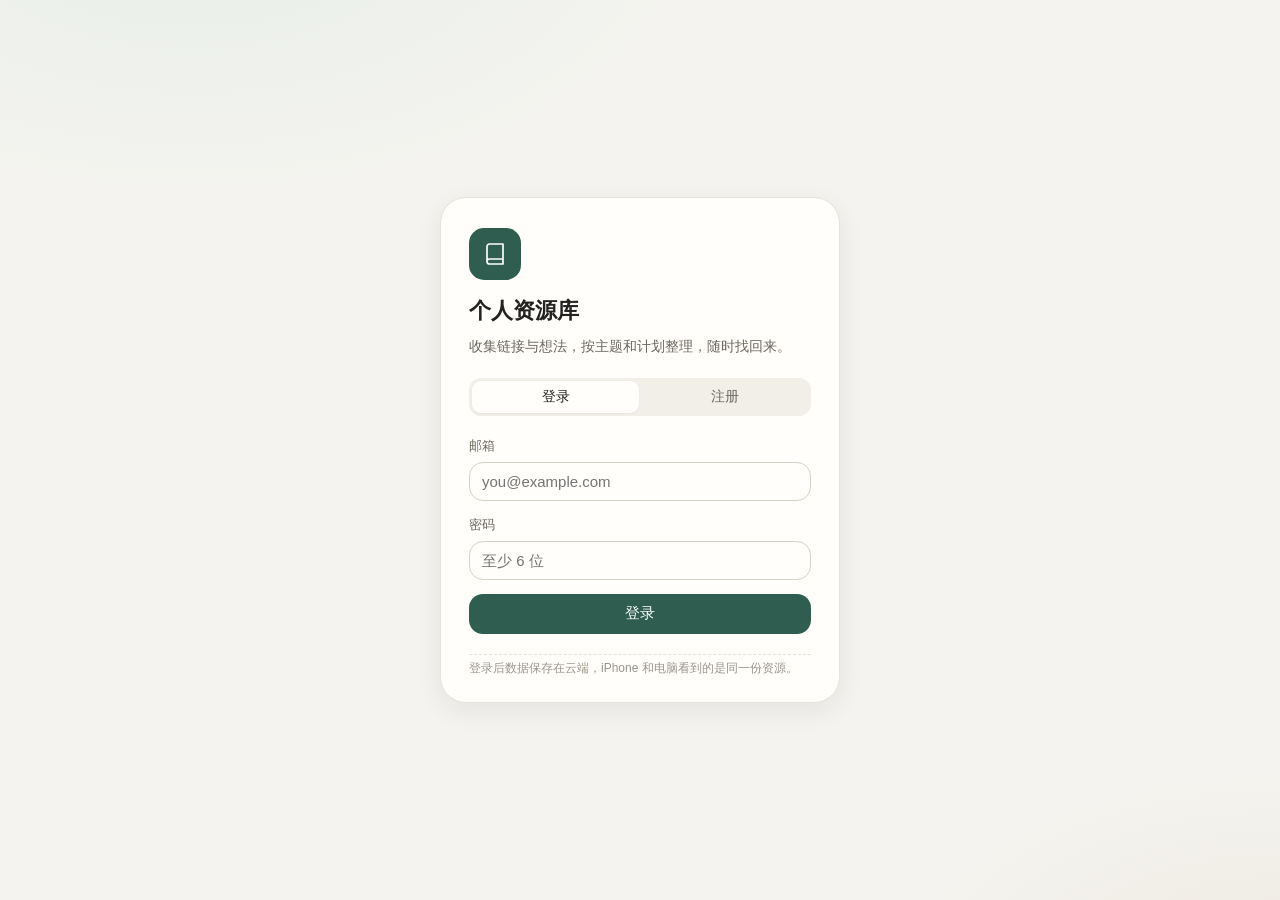
<file: index.html>
<!doctype html>
<html lang="zh-CN">
  <head>
    <meta charset="UTF-8" />
    <meta name="viewport" content="width=device-width, initial-scale=1.0, viewport-fit=cover" />
    <meta name="theme-color" content="#f5f4f0" />
    <title>个人资源库</title>
    <script type="module" crossorigin src="/assets/index-vQxkRH7W.js"></script>
    <link rel="stylesheet" crossorigin href="/assets/index-vFNryQ12.css">
  </head>
  <body>
    <div id="root"></div>
  </body>
</html>
</file>
<file: assets/index-vFNryQ12.css>
:root{--page-bg: #f4f3ef;--surface: #fffefb;--surface-2: #f1efe8;--surface-3: #e9e6dd;--text: #232220;--text-2: #6b675e;--text-3: #9a958b;--border: #e6e3da;--border-strong: #d6d2c6;--accent: #2f5d4f;--accent-hover: #274e42;--accent-soft: #e6efea;--on-accent: #fbfdfb;--danger: #aa443a;--danger-soft: #f7eae7;--radius-sm: 10px;--radius: 14px;--radius-lg: 18px;--radius-xl: 24px;--shadow-sm: 0 1px 2px rgba(35, 34, 32, .05);--shadow: 0 8px 26px rgba(35, 34, 32, .07);--shadow-lg: 0 22px 60px rgba(35, 34, 32, .2);--font: -apple-system, BlinkMacSystemFont, "SF Pro SC", "PingFang SC", "Hiragino Sans GB", "Segoe UI", "Microsoft YaHei", sans-serif;--nav-h: 58px}*{box-sizing:border-box}html,body{margin:0;padding:0}body{background:var(--page-bg);color:var(--text);font-family:var(--font);font-size:15px;line-height:1.55;-webkit-font-smoothing:antialiased;-webkit-tap-highlight-color:transparent}h1,h2,h3,p{margin:0}button{font-family:inherit;font-size:inherit;color:inherit;cursor:pointer}input,textarea,select{font-family:inherit;font-size:15px;color:var(--text)}a{color:inherit;text-decoration:none}code{font-family:SF Mono,ui-monospace,Menlo,Consolas,monospace;font-size:12.5px;background:var(--surface-2);padding:1px 5px;border-radius:5px;word-break:break-all}.btn{display:inline-flex;align-items:center;justify-content:center;gap:7px;min-height:40px;padding:0 16px;border-radius:var(--radius);border:1px solid transparent;background:transparent;font-weight:500;transition:background .15s ease,border-color .15s ease,transform .1s ease;white-space:nowrap}.btn:active{transform:scale(.98)}.btn:disabled{opacity:.5;cursor:not-allowed}.btn-primary{background:var(--accent);color:var(--on-accent)}.btn-primary:hover:not(:disabled){background:var(--accent-hover)}.btn-soft{background:var(--surface-2);border-color:var(--border);color:var(--text)}.btn-soft:hover{background:var(--surface-3)}.btn-quiet{background:transparent;border-color:var(--border-strong);color:var(--text-2)}.btn-quiet:hover{background:var(--surface-2)}.btn-block{width:100%}.text-btn{display:inline-flex;align-items:center;gap:5px;padding:6px 8px;border:none;background:none;color:var(--text-2);border-radius:8px;font-size:13px}.text-btn:hover{background:var(--surface-2);color:var(--text)}.text-btn.danger:hover{background:var(--danger-soft);color:var(--danger)}.icon-btn{display:inline-flex;align-items:center;justify-content:center;width:34px;height:34px;border:none;background:none;border-radius:9px;color:var(--text-3)}.icon-btn:hover{background:var(--surface-2);color:var(--text)}.icon-btn.danger:hover{background:var(--danger-soft);color:var(--danger)}.field{display:flex;flex-direction:column;gap:6px}.field>span{font-size:13px;color:var(--text-2);font-weight:500}.field input,.field textarea,.field select{width:100%;padding:10px 12px;border:1px solid var(--border-strong);border-radius:var(--radius);background:var(--surface);outline:none;transition:border-color .15s ease,box-shadow .15s ease}.field textarea{resize:vertical;min-height:84px;line-height:1.6}.field input:focus,.field textarea:focus,.field select:focus{border-color:var(--accent);box-shadow:0 0 0 3px var(--accent-soft)}.segmented{display:inline-flex;gap:2px;padding:3px;background:var(--surface-2);border-radius:12px}.segmented button{display:inline-flex;align-items:center;gap:6px;border:none;background:transparent;padding:7px 16px;border-radius:9px;font-size:14px;color:var(--text-2)}.segmented button.is-active{background:var(--surface);color:var(--text);box-shadow:var(--shadow-sm)}.check-row{display:flex;align-items:center;gap:9px;font-size:13.5px;color:var(--text-2);cursor:pointer}.check-row input{width:17px;height:17px;accent-color:var(--accent)}.hint{font-size:12.5px;color:var(--text-3);margin-top:4px}.form-error{font-size:13px;color:var(--danger);background:var(--danger-soft);padding:8px 12px;border-radius:var(--radius-sm)}.form-info{font-size:13px;color:var(--accent);background:var(--accent-soft);padding:8px 12px;border-radius:var(--radius-sm)}.muted{color:var(--text-2);font-size:13.5px}.app{display:flex;min-height:100vh}.sidebar{position:sticky;top:0;align-self:flex-start;display:flex;flex-direction:column;gap:18px;width:252px;height:100vh;padding:26px 18px 20px;border-right:1px solid var(--border);background:var(--surface)}.brand{display:flex;align-items:center;gap:11px;padding:0 4px}.brand-mark{display:grid;place-items:center;width:38px;height:38px;flex:none;border-radius:11px;background:var(--accent);color:var(--on-accent)}.brand-mark.large{width:52px;height:52px;border-radius:15px}.brand-text{display:flex;flex-direction:column;line-height:1.3}.brand-text strong{font-size:15.5px;letter-spacing:.01em}.brand-text span{font-size:11.5px;color:var(--text-3)}.sidebar-add{width:100%}.nav{display:flex;flex-direction:column;gap:3px}.nav-item{display:flex;align-items:center;gap:11px;padding:10px 12px;border-radius:var(--radius);color:var(--text-2);font-size:14.5px;transition:background .15s ease,color .15s ease}.nav-item:hover{background:var(--surface-2);color:var(--text)}.nav-item.is-active{background:var(--accent-soft);color:var(--accent);font-weight:500}.nav-badge{margin-left:auto;min-width:21px;padding:0 6px;height:20px;display:grid;place-items:center;border-radius:99px;background:var(--accent);color:var(--on-accent);font-size:11.5px;font-weight:600}.sidebar-foot{margin-top:auto;display:flex;flex-direction:column;gap:10px;padding-top:14px;border-top:1px solid var(--border)}.user-pill{display:flex;align-items:center;gap:10px;padding:8px 6px;min-width:0}.avatar{display:grid;place-items:center;width:32px;height:32px;flex:none;border-radius:50%;background:var(--surface-3);color:var(--text-2);font-size:13px;font-weight:600}.user-pill-text{display:flex;flex-direction:column;min-width:0;line-height:1.35}.user-pill-text b{font-size:12.5px;font-weight:500;overflow:hidden;text-overflow:ellipsis;white-space:nowrap}.user-pill-text span{font-size:11px;color:var(--text-3)}.demo-note{display:flex;gap:9px;padding:10px 12px;border-radius:var(--radius);background:var(--surface-2);color:var(--text-2)}.demo-note div{display:flex;flex-direction:column;line-height:1.35}.demo-note b{font-size:12.5px}.demo-note span{font-size:11px;color:var(--text-3)}.main{flex:1;min-width:0;display:flex;flex-direction:column}.content{width:100%;max-width:1080px;margin:0 auto;padding:34px 36px 64px}.mobile-head,.tabbar,.fab{display:none}.demo-banner{max-width:1080px;margin:16px auto 0;padding:9px 14px;border-radius:var(--radius);background:var(--accent-soft);color:var(--accent);font-size:12.5px;width:calc(100% - 72px)}.toast{position:fixed;left:50%;bottom:32px;transform:translate(-50%);z-index:90;max-width:calc(100vw - 40px);padding:10px 18px;border-radius:99px;background:#232220eb;color:#fdfcf8;font-size:13.5px;box-shadow:var(--shadow);animation:toast-in .18s ease}@keyframes toast-in{0%{opacity:0;transform:translate(-50%,6px)}to{opacity:1;transform:translate(-50%)}}.boot{min-height:100vh;display:grid;place-items:center;color:var(--text-3);font-size:14px}.page{display:flex;flex-direction:column;gap:20px}.page-head{display:flex;align-items:flex-start;justify-content:space-between;gap:16px}.page-head h1{font-size:24px;font-weight:600;letter-spacing:.01em}.page-head p{margin-top:4px;font-size:13.5px;color:var(--text-2)}.count-pill{flex:none;padding:5px 12px;border-radius:99px;background:var(--surface-2);border:1px solid var(--border);color:var(--text-2);font-size:12.5px;white-space:nowrap}.grid{display:grid;grid-template-columns:repeat(auto-fill,minmax(320px,1fr));gap:14px}.card{display:flex;flex-direction:column;gap:10px;padding:16px;border:1px solid var(--border);border-radius:var(--radius-lg);background:var(--surface);box-shadow:var(--shadow-sm);transition:box-shadow .18s ease,transform .18s ease,border-color .18s ease}.card:hover{box-shadow:var(--shadow);transform:translateY(-1px);border-color:var(--border-strong)}.card.is-archived{background:linear-gradient(0deg,var(--surface),var(--surface))}.card-top{display:flex;align-items:center;gap:8px;min-width:0}.badge{display:inline-flex;align-items:center;gap:4px;padding:2px 8px;border-radius:7px;font-size:11.5px;font-weight:500}.badge-link{background:var(--accent-soft);color:var(--accent)}.badge-text{background:#f3ece0;color:#7a6034}.card-domain{font-size:12px;color:var(--text-3);overflow:hidden;text-overflow:ellipsis;white-space:nowrap;min-width:0}.card-time{margin-left:auto;flex:none;font-size:11.5px;color:var(--text-3)}.card-title{font-size:16px;font-weight:600;line-height:1.42;letter-spacing:.01em;word-break:break-word}.card-title a{display:inline-flex;align-items:baseline;gap:5px}.card-title a:hover{color:var(--accent)}.card-title a svg{flex:none;transform:translateY(1px);color:var(--text-3)}.card-text{font-size:13.5px;color:var(--text-2);line-height:1.6;display:-webkit-box;-webkit-line-clamp:3;-webkit-box-orient:vertical;overflow:hidden}.card-meta{display:flex;align-items:center;flex-wrap:wrap;gap:6px}.chip{display:inline-flex;align-items:center;gap:4px;padding:4px 10px;border-radius:99px;border:1px solid transparent;background:var(--tone-bg, var(--surface-2));color:var(--tone-fg, var(--text-2));font-size:12px;line-height:1.35}.chip-static{cursor:default}.chip-select .chip:hover{filter:brightness(.97)}.chip.is-selected{background:var(--tone-solid, var(--accent));color:#fff}.chip.chip-add{background:transparent;border:1px dashed var(--border-strong);color:var(--text-3)}.chip.chip-add:hover{color:var(--text-2);border-color:var(--text-3)}.meta-plan{display:inline-flex;align-items:center;gap:4px;font-size:12px;color:var(--text-2);background:var(--surface-2);border-radius:99px;padding:4px 10px}.card-actions{display:flex;align-items:center;gap:2px;margin-top:2px;padding-top:8px;border-top:1px dashed var(--border)}.card-actions .danger{margin-left:auto}.tone-green{--tone-bg: #e3efe7;--tone-fg: #2f5d4f;--tone-solid: #6d9c86}.tone-amber{--tone-bg: #f6eed9;--tone-fg: #7b5c1d;--tone-solid: #cfa95b}.tone-blue{--tone-bg: #e3ecf4;--tone-fg: #33566f;--tone-solid: #7fa3c0}.tone-violet{--tone-bg: #eee8f2;--tone-fg: #5a4670;--tone-solid: #a294b8}.tone-rose{--tone-bg: #f6e6e3;--tone-fg: #7f443c;--tone-solid: #c08a80}.tone-slate{--tone-bg: #e8e8e4;--tone-fg: #4a4a45;--tone-solid: #8d8d85}.searchbar{display:flex;align-items:center;gap:10px;padding:0 12px;height:46px;border:1px solid var(--border-strong);border-radius:var(--radius);background:var(--surface);color:var(--text-3);transition:border-color .15s ease,box-shadow .15s ease}.searchbar:focus-within{border-color:var(--accent);box-shadow:0 0 0 3px var(--accent-soft)}.searchbar input{flex:1;min-width:0;border:none;outline:none;background:transparent;font-size:15px}.searchbar input::-webkit-search-cancel-button{display:none}.filters{display:flex;align-items:flex-end;flex-wrap:wrap;gap:10px}.filters label{display:flex;flex-direction:column;gap:5px}.filters label span{font-size:11.5px;color:var(--text-3);padding-left:2px}.filters select{height:38px;padding:0 30px 0 11px;border:1px solid var(--border-strong);border-radius:var(--radius-sm);background:var(--surface);outline:none;-webkit-appearance:none;-moz-appearance:none;appearance:none;background-image:url("data:image/svg+xml,%3Csvg xmlns='http://www.w3.org/2000/svg' width='12' height='12' viewBox='0 0 24 24' fill='none' stroke='%239a958b' stroke-width='2' stroke-linecap='round' stroke-linejoin='round'%3E%3Cpath d='m6 9 6 6 6-6'/%3E%3C/svg%3E");background-repeat:no-repeat;background-position:right 10px center;font-size:13.5px;cursor:pointer}.filters select:focus{border-color:var(--accent)}.btn-reset{height:38px;min-height:38px}.panel{padding:18px;border:1px solid var(--border);border-radius:var(--radius-lg);background:var(--surface);box-shadow:var(--shadow-sm);display:flex;flex-direction:column;gap:12px}.panel-title{font-size:15px;font-weight:600}.inline-create{display:flex;align-items:center;gap:8px;flex-wrap:wrap;margin-top:8px}.inline-create.wide{margin-top:0}.inline-create input{flex:1;min-width:180px;height:40px;padding:0 12px;border:1px solid var(--border-strong);border-radius:var(--radius);background:var(--surface);outline:none}.inline-create input:focus{border-color:var(--accent);box-shadow:0 0 0 3px var(--accent-soft)}.color-row{display:flex;align-items:center;gap:6px}.color-dot{width:22px;height:22px;padding:0;border-radius:50%;border:2px solid transparent;background:var(--tone-solid, var(--surface-3));outline:none;transition:transform .12s ease,box-shadow .12s ease}.color-dot:hover{transform:scale(1.1)}.color-dot.is-active{box-shadow:0 0 0 2px var(--surface),0 0 0 4px var(--tone-solid, var(--accent))}.topic-list{list-style:none;margin:0;padding:0;border:1px solid var(--border);border-radius:var(--radius-lg);background:var(--surface);overflow:hidden}.topic-row{display:flex;align-items:center;gap:12px;padding:13px 16px;border-bottom:1px solid var(--border)}.topic-row:last-child{border-bottom:none}.topic-row .color-dot{width:14px;height:14px;border:none}.topic-info{display:flex;flex-direction:column;line-height:1.4;min-width:0}.topic-info b{font-size:14.5px;font-weight:500}.topic-info span{font-size:12px;color:var(--text-3)}.topic-row .icon-btn{margin-left:auto}.plan-form{display:flex;flex-direction:column;gap:12px;align-items:flex-start}.plan-form-row{display:grid;grid-template-columns:190px 1fr;gap:12px;width:100%}.plan-list{display:flex;flex-direction:column;gap:12px}.plan-card{gap:8px}.plan-card.is-done{opacity:.72}.plan-head{display:flex;justify-content:space-between;align-items:flex-start;gap:12px}.plan-head h3{font-size:16px;font-weight:600}.plan-meta{display:flex;align-items:center;flex-wrap:wrap;gap:10px;margin-top:5px;font-size:12px;color:var(--text-3)}.plan-meta span{display:inline-flex;align-items:center;gap:4px}.status-dot{padding:1px 8px;border-radius:99px;background:var(--accent-soft);color:var(--accent)!important;font-size:11.5px!important}.status-dot.is-done{background:var(--surface-3);color:var(--text-2)!important}.plan-actions{display:flex;gap:2px;flex:none}.plan-note{font-size:13.5px;color:var(--text-2)}.setting-row{display:flex;align-items:center;justify-content:space-between;gap:16px}.setting-row b{font-size:14.5px;font-weight:500}.endpoint-box{display:flex;flex-direction:column;gap:4px;padding:10px 12px;border-radius:var(--radius);background:var(--surface-2)}.endpoint-box span{font-size:11.5px;color:var(--text-3)}.endpoint-box code{background:transparent;padding:0}.token-fresh{display:flex;flex-direction:column;gap:6px;padding:12px 14px;border:1px solid var(--accent);border-radius:var(--radius);background:var(--accent-soft)}.token-fresh-head{display:flex;align-items:center;justify-content:space-between;gap:10px}.token-fresh-head b{font-size:13px;color:var(--accent)}.token-fresh code{display:block;padding:8px 10px;background:var(--surface);border-radius:8px;font-size:12px}.token-fresh p{font-size:12px;color:var(--text-2)}.token-list{list-style:none;margin:0;padding:0;display:flex;flex-direction:column;gap:8px}.token-list li{display:flex;align-items:center;justify-content:space-between;gap:12px;padding:10px 12px;border:1px solid var(--border);border-radius:var(--radius)}.token-info{display:flex;flex-direction:column;line-height:1.45;min-width:0}.token-info b{font-size:13.5px;font-weight:500}.token-info span{font-size:11.5px;color:var(--text-3)}.hint-block{font-size:13px;color:var(--text-2);background:var(--surface-2);padding:10px 12px;border-radius:var(--radius)}.plain-list{margin:0;padding-left:18px;display:flex;flex-direction:column;gap:7px;font-size:13.5px;color:var(--text-2)}.empty{display:flex;flex-direction:column;align-items:center;text-align:center;gap:10px;padding:56px 24px;border:1px dashed var(--border-strong);border-radius:var(--radius-xl);background:var(--surface)}.empty-icon{display:grid;place-items:center;width:54px;height:54px;border-radius:16px;background:var(--surface-2);color:var(--text-3);margin-bottom:4px}.empty h2{font-size:16.5px;font-weight:600}.empty p{max-width:340px;font-size:13.5px;color:var(--text-2)}.empty .btn{margin-top:8px}.skeleton-list{display:flex;flex-direction:column;gap:14px}.skeleton{height:130px;border-radius:var(--radius-lg);background:linear-gradient(90deg,var(--surface-2) 25%,var(--surface) 50%,var(--surface-2) 75%);background-size:200% 100%;animation:shimmer 1.4s infinite}@keyframes shimmer{0%{background-position:200% 0}to{background-position:-200% 0}}.overlay{position:fixed;top:0;right:0;bottom:0;left:0;z-index:80;display:flex;align-items:center;justify-content:center;padding:24px;background:#201f1c66;-webkit-backdrop-filter:blur(2px);backdrop-filter:blur(2px);animation:fade-in .16s ease}@keyframes fade-in{0%{opacity:0}to{opacity:1}}.modal{display:flex;flex-direction:column;width:min(560px,100%);max-height:min(88vh,760px);border-radius:var(--radius-xl);background:var(--surface);box-shadow:var(--shadow-lg);overflow:hidden;animation:pop-in .18s ease}@keyframes pop-in{0%{opacity:0;transform:translateY(8px) scale(.99)}to{opacity:1;transform:none}}.modal-head{display:flex;align-items:center;justify-content:space-between;padding:18px 20px 14px;border-bottom:1px solid var(--border)}.modal-head h2{font-size:17px;font-weight:600}.modal-body{display:flex;flex-direction:column;gap:16px;padding:18px 20px;overflow-y:auto}.chip-select{display:flex;flex-wrap:wrap;gap:7px}.modal-foot{display:flex;justify-content:flex-end;gap:10px;padding:14px 20px calc(14px + env(safe-area-inset-bottom));border-top:1px solid var(--border);background:var(--surface)}.auth-page{min-height:100vh;min-height:100dvh;display:grid;place-items:center;padding:28px 20px;background:radial-gradient(900px 500px at 15% -10%,#e8efe9 0%,transparent 60%),radial-gradient(700px 400px at 100% 110%,#efeae0 0%,transparent 55%),var(--page-bg)}.auth-card{width:min(400px,100%);display:flex;flex-direction:column;gap:20px;padding:30px 28px 24px;border:1px solid var(--border);border-radius:26px;background:var(--surface);box-shadow:var(--shadow)}.auth-brand{display:flex;flex-direction:column;align-items:flex-start;gap:8px}.auth-brand h1{font-size:22px;font-weight:600;margin-top:6px}.auth-brand p{font-size:13.5px;color:var(--text-2);line-height:1.6}.auth-tabs{display:grid;grid-template-columns:1fr 1fr;justify-self:stretch}.auth-tabs button{justify-content:center}.auth-form{display:flex;flex-direction:column;gap:14px}.auth-foot{font-size:12px;color:var(--text-3);line-height:1.6;padding-top:4px;border-top:1px dashed var(--border)}.card-title svg{margin-left:4px;transform:translateY(1px);color:var(--text-3);transition:color .18s ease}.card-main{display:flex;flex-direction:column;gap:10px;color:inherit;text-decoration:none;-webkit-tap-highlight-color:transparent;border-radius:var(--radius)}.card-main:hover .card-title,.card-main:focus-visible .card-title{color:var(--accent)}.card-main:focus-visible{outline:2px solid var(--accent);outline-offset:4px}.detail{gap:14px;max-width:760px}.detail-bar{display:flex;align-items:center;justify-content:space-between;gap:10px}.detail-bar-right{display:flex;gap:8px}.detail-bar .btn-quiet svg{transform:rotate(180deg)}.detail-card{display:flex;flex-direction:column;gap:16px;padding:22px;border:1px solid var(--border);border-radius:var(--radius-lg);background:var(--surface);box-shadow:var(--shadow-sm)}.detail-top{display:flex;align-items:center;gap:8px;min-width:0}.detail-title{font-size:22px;font-weight:600;line-height:1.4;letter-spacing:.01em;word-break:break-word}.detail-meta{display:flex;align-items:center;flex-wrap:wrap;gap:8px;font-size:12.5px;color:var(--text-3)}.detail-status{padding:3px 9px;border-radius:99px;background:var(--accent-soft);color:var(--accent);font-size:11.5px}.detail-status.is-archived{background:var(--surface-2);color:var(--text-2)}.extract-flag{padding:3px 9px;border-radius:99px;font-size:11.5px;background:var(--surface-2);color:var(--text-2)}.extract-flag.is-success{background:var(--accent-soft);color:var(--accent)}.extract-flag.is-partial{background:#fff4e0;color:#a2650a}.extract-flag.is-failed{background:var(--danger-soft);color:var(--danger)}.detail-cover{width:100%;max-height:280px;object-fit:cover;border-radius:var(--radius);border:1px solid var(--border);background:var(--surface-2)}.detail-source{display:flex;align-items:center;gap:14px;padding:14px;border:1px solid var(--border);border-radius:var(--radius);background:var(--surface-2)}.detail-source-text{display:flex;flex-direction:column;gap:4px;min-width:0;flex:1}.detail-label{font-size:12px;font-weight:500;color:var(--text-3);letter-spacing:.02em}.detail-url{font-size:13px;color:var(--accent);overflow:hidden;text-overflow:ellipsis;white-space:nowrap}.detail-open{flex:none;text-decoration:none}.detail-body{display:flex;flex-direction:column;gap:8px}.detail-content{font-size:14.5px;line-height:1.75;color:var(--text);white-space:pre-wrap;word-break:break-word}.detail-placeholder{font-size:13.5px;color:var(--text-3);line-height:1.6}.detail-attach{display:flex;flex-direction:column;gap:10px}.file-picker{position:absolute;width:1px;height:1px;padding:0;margin:-1px;overflow:hidden;clip:rect(0,0,0,0);white-space:nowrap;border:0}.attach-head{display:flex;align-items:center;justify-content:space-between;gap:10px}.attach-head .btn{padding:6px 12px;font-size:12.5px}.attach-list{display:flex;flex-direction:column;gap:8px;margin:0;padding:0;list-style:none}.attach-item{display:flex;align-items:center;gap:12px;padding:10px 12px;border:1px solid var(--border);border-radius:var(--radius);background:var(--surface-2)}.attach-info{display:flex;flex-direction:column;gap:2px;min-width:0;flex:1}.attach-name{font-size:13.5px;color:var(--text);overflow:hidden;text-overflow:ellipsis;white-space:nowrap}.attach-meta{font-size:11.5px;color:var(--text-3)}.attach-actions{display:flex;gap:2px;flex:none}.detail-actions{display:flex;align-items:center;gap:8px;padding-top:14px;border-top:1px dashed var(--border)}.detail-danger{margin-left:auto;color:var(--danger)}.detail-danger:hover{background:var(--danger-soft);color:var(--danger)}@media (max-width: 860px){.app{display:block}.sidebar{display:none}.mobile-head{position:sticky;top:0;z-index:30;display:flex;align-items:center;justify-content:space-between;gap:12px;height:52px;padding:calc(6px + env(safe-area-inset-top)) 18px 6px;background:#f4f3efe6;-webkit-backdrop-filter:blur(12px);backdrop-filter:blur(12px);border-bottom:1px solid var(--border)}.mobile-brand{display:flex;align-items:center;gap:7px;font-size:15px;font-weight:600}.mobile-brand svg{color:var(--accent)}.mobile-count{font-size:11.5px;color:var(--text-3)}.demo-banner{width:auto;margin:12px 16px 0}.content{padding:20px 16px calc(var(--nav-h) + 96px + env(safe-area-inset-bottom))}.page-head h1{font-size:21px}.page-head p{font-size:12.5px}.count-pill{font-size:11.5px;padding:4px 10px}.grid{grid-template-columns:1fr;gap:12px}.card{padding:14px;border-radius:var(--radius-lg)}.card-title{font-size:15.5px}.card-actions{gap:0}.text-btn{padding:8px 9px;font-size:12.5px}.detail{max-width:none}.detail-card{padding:16px;gap:14px}.detail-title{font-size:19px}.detail-bar .btn{min-height:42px}.detail-source{flex-direction:column;align-items:stretch;gap:10px}.detail-open{justify-content:center;width:100%;min-height:44px}.detail-actions{flex-direction:column;align-items:stretch}.detail-actions .btn{justify-content:center;width:100%;min-height:44px}.detail-danger{margin-left:0}.attach-head .btn{min-height:38px}.attach-item{flex-direction:column;align-items:stretch;gap:8px}.attach-actions .text-btn{min-height:36px}.filters{gap:8px}.filters label{flex:1;min-width:0}.filters select{width:100%}.filters .btn-reset{flex-basis:100%}.plan-form-row{grid-template-columns:1fr}.plan-head{flex-direction:column}.plan-actions{align-self:flex-start}.setting-row{flex-direction:column;align-items:flex-start}.inline-create input{min-width:0;flex-basis:100%}.tabbar{position:fixed;left:0;right:0;bottom:0;z-index:40;display:grid;grid-template-columns:repeat(6,1fr);align-items:center;height:calc(var(--nav-h) + env(safe-area-inset-bottom));padding-bottom:env(safe-area-inset-bottom);background:#fffefbf0;-webkit-backdrop-filter:blur(16px);backdrop-filter:blur(16px);border-top:1px solid var(--border)}.tab-item{display:flex;flex-direction:column;align-items:center;justify-content:center;gap:3px;height:100%;font-size:10px;color:var(--text-3)}.tab-item.is-active{color:var(--accent)}.tab-icon{position:relative;display:grid;place-items:center}.tab-dot{position:absolute;top:-2px;right:-4px;width:7px;height:7px;border-radius:50%;background:var(--accent)}.fab{position:fixed;right:18px;bottom:calc(var(--nav-h) + 18px + env(safe-area-inset-bottom));z-index:45;display:grid;place-items:center;width:54px;height:54px;border:none;border-radius:50%;background:var(--accent);color:var(--on-accent);box-shadow:0 10px 24px #2f5d4f57}.fab:active{transform:scale(.94)}.toast{bottom:calc(var(--nav-h) + 86px + env(safe-area-inset-bottom))}.overlay{align-items:flex-end;padding:0}.modal{width:100%;max-height:92vh;border-radius:var(--radius-xl) var(--radius-xl) 0 0;animation:sheet-in .22s ease}@keyframes sheet-in{0%{transform:translateY(24px);opacity:.6}to{transform:none;opacity:1}}.auth-card{padding:26px 22px 22px}}.detail-reader{border-top:1px solid var(--border);margin-top:4px;padding-top:20px}.reader{display:flex;flex-direction:column;gap:12px}.reader-select{max-width:100%;padding:8px 10px;border:1px solid var(--border);border-radius:var(--radius-sm);background:var(--surface);color:var(--text);font:inherit}.reader-bar{display:flex;align-items:center;gap:8px;flex-wrap:wrap}.reader-page{margin:0 auto;font-size:13px;color:var(--text-2)}.reader-zoom{display:flex;gap:2px}.reader-stage{display:flex;justify-content:center;max-height:78vh;overflow:auto;padding:12px;border-radius:var(--radius);background:var(--surface-2)}.reader-canvas{display:block;border-radius:4px;background:#fff;box-shadow:var(--shadow-sm)}.reader-image{max-width:100%;border-radius:var(--radius-sm);cursor:zoom-in}.reader-text{max-height:60vh;margin:0;overflow:auto;font-family:var(--font);font-size:14px;line-height:1.7;color:var(--text);white-space:pre-wrap;word-break:break-word;user-select:text;-webkit-user-select:text}.reader-textbox{padding:10px 12px;border:1px solid var(--border);border-radius:var(--radius-sm);background:var(--surface)}.reader-textbox summary{cursor:pointer;font-size:13px;color:var(--text-2)}.reader-textbox .reader-text{margin-top:10px;padding-top:10px;border-top:1px dashed var(--border)}.excerpt-box{display:flex;flex-direction:column;gap:10px;padding:12px;border:1px solid var(--border-strong);border-radius:var(--radius);background:var(--surface)}.excerpt-quote{max-height:160px;margin:0;overflow:auto;padding-left:10px;border-left:3px solid var(--accent);font-size:14px;line-height:1.7;color:var(--text)}.excerpt-box textarea{width:100%;padding:8px 10px;border:1px solid var(--border);border-radius:var(--radius-sm);background:var(--surface);color:var(--text);font:inherit;font-size:14px;resize:vertical}.excerpt-actions{display:flex;justify-content:flex-end;gap:8px}.annotation-block{margin-top:6px}.annotation-list{display:flex;flex-direction:column;gap:10px;margin:10px 0 0;padding:0;list-style:none}.annotation-item{padding:12px;border:1px solid var(--border);border-radius:var(--radius);background:var(--surface)}.annotation-head{display:flex;align-items:center;gap:10px;font-size:12px;color:var(--text-3)}.annotation-page{padding:3px 10px;border:none;border-radius:999px;background:var(--accent-soft);color:var(--accent);font-size:12px;cursor:pointer}.annotation-head .danger{margin-left:auto}.annotation-quote{margin:8px 0 0;padding-left:10px;border-left:3px solid var(--accent-soft);font-size:14px;line-height:1.7;color:var(--text)}.annotation-note{margin:8px 0 0;font-size:13px;color:var(--text-2)}.image-overlay{position:fixed;top:0;right:0;bottom:0;left:0;z-index:60;display:flex;align-items:center;justify-content:center;padding:16px;background:#141312eb}.image-overlay img{max-width:100%;max-height:100%;border-radius:6px}.ocr-row{display:flex;flex-direction:column;align-items:flex-start;gap:10px;margin-top:10px}.ocr-row .detail-placeholder{margin:0}.graph-page{gap:14px}.graph-toolbar{display:flex;flex-wrap:wrap;align-items:center;gap:10px}.graph-search{display:flex;flex:1 1 320px;align-items:center;gap:8px;min-width:0;padding:5px 6px 5px 14px;border:1px solid var(--border);border-radius:999px;background:var(--surface);color:var(--text-3)}.graph-search input{flex:1;min-width:0;border:none;outline:none;background:transparent;color:var(--text);font-family:inherit;font-size:13.5px}.graph-search input::placeholder{color:var(--text-3)}.graph-search .btn{flex:none;padding:5px 14px;border-radius:999px;font-size:12.5px}.graph-filters{display:flex;flex-wrap:wrap;gap:8px}.graph-filters select{padding:7px 12px;border:1px solid var(--border);border-radius:999px;background:var(--surface);color:var(--text-2);font-family:inherit;font-size:12.5px}.graph-actions{display:flex;align-items:center;gap:6px;margin-left:auto}.graph-actions .btn{padding:6px 12px;border-radius:999px;font-size:12.5px;white-space:nowrap}.graph-actions .btn:disabled{opacity:.45;cursor:default}.graph-notice{padding:7px 12px;border-radius:var(--radius-sm);background:var(--accent-soft);color:var(--accent);font-size:12.5px}.graph-shell{position:relative;height:calc(100vh - 300px);min-height:440px;overflow:hidden;border:1px solid var(--border);border-radius:var(--radius-lg);background:radial-gradient(circle at 1px 1px,rgba(35,34,32,.07) 1px,transparent 0) 0 0 / 22px 22px,var(--surface)}.graph-canvas{position:absolute;top:0;right:0;bottom:0;left:0;touch-action:none;cursor:grab}.graph-empty,.graph-hint{position:absolute;left:50%;transform:translate(-50%);max-width:calc(100% - 40px);padding:8px 16px;border:1px solid var(--border);border-radius:999px;background:#fffefbeb;color:var(--text-2);font-size:12.5px;text-align:center;pointer-events:none}.graph-empty{top:50%;transform:translate(-50%,-50%);border:none;background:transparent}.graph-hint{top:14px}.graph-legend{position:absolute;left:14px;bottom:14px;display:flex;gap:14px;padding:7px 12px;border:1px solid var(--border);border-radius:999px;background:#fffefbf0;color:var(--text-2);font-size:11.5px;pointer-events:none}.legend-item{display:flex;align-items:center;gap:6px}.legend-dot{width:9px;height:9px;border-radius:50%}.legend-dot.is-topic{background:#7d9b76}.legend-dot.is-resource{background:#dfe9f0;border:1.5px solid #6f8fa8}.legend-dot.is-plan{border-radius:2px;background:#efe6cf;border:1.5px solid #b39443;transform:rotate(45deg)}.graph-panel{position:absolute;top:14px;right:14px;z-index:20;display:flex;flex-direction:column;gap:8px;width:320px;max-height:calc(100% - 28px);overflow-y:auto;padding:14px 16px 16px;border:1px solid var(--border);border-radius:var(--radius-lg);background:var(--surface);box-shadow:var(--shadow)}.graph-panel-head{display:flex;align-items:center;justify-content:space-between}.graph-panel-type{padding:2px 9px;border-radius:999px;background:var(--surface-2);color:var(--text-2);font-size:11.5px}.graph-panel-type.is-topic{background:var(--accent-soft);color:var(--accent)}.graph-panel-type.is-plan{background:#f6eed9;color:#8a6d24}.graph-panel-title{font-size:16px;font-weight:600;line-height:1.4;word-break:break-word}.graph-panel-meta{font-size:12px;color:var(--text-3)}.graph-panel-text{font-size:13px;line-height:1.65;color:var(--text-2);white-space:pre-wrap;word-break:break-word}.graph-panel-files{display:flex;flex-direction:column;gap:6px}.graph-panel-label{font-size:11.5px;color:var(--text-3)}.graph-file{display:flex;align-items:center;gap:7px;max-width:100%;padding:6px 9px;border:1px solid var(--border);border-radius:var(--radius-sm);background:var(--surface-2);color:var(--text-2);font-size:12px;text-align:left}.graph-file span{overflow:hidden;text-overflow:ellipsis;white-space:nowrap}.graph-file svg{flex:none;color:var(--accent)}.graph-panel-actions{display:flex;flex-wrap:wrap;gap:8px;margin-top:2px}.graph-panel-actions .btn{padding:7px 13px;border-radius:999px;font-size:12.5px;text-decoration:none}.graph-panel-note{margin-top:2px;padding-top:8px;border-top:1px dashed var(--border);font-size:11.5px;line-height:1.6;color:var(--text-3)}@media (max-width: 860px){.graph-toolbar{gap:8px}.graph-search{flex-basis:100%}.graph-filters{flex-wrap:nowrap;width:100%;overflow-x:auto;padding-bottom:2px;-webkit-overflow-scrolling:touch}.graph-filters select{flex:none}.graph-actions{flex:1 1 100%;justify-content:flex-end;margin-left:0}.graph-shell{height:clamp(300px,calc(100dvh - 450px - env(safe-area-inset-bottom)),720px);min-height:0}.graph-hint{top:10px;font-size:11.5px}.graph-legend{left:10px;bottom:10px;gap:10px;font-size:10.5px}.graph-shell.has-panel .graph-legend{display:none}.graph-panel{position:fixed;top:auto;right:0;bottom:calc(var(--nav-h) + env(safe-area-inset-bottom));left:0;z-index:55;width:auto;max-height:46dvh;padding:12px 16px 16px;border-right:none;border-bottom:none;border-left:none;border-radius:var(--radius-lg) var(--radius-lg) 0 0;box-shadow:0 -14px 36px #2322202e;animation:graph-panel-in .2s ease}.graph-panel-actions .btn{flex:1 1 auto;justify-content:center}}@keyframes graph-panel-in{0%{opacity:0;transform:translateY(16px)}to{opacity:1;transform:translateY(0)}}.knowledge-tabs{display:flex;gap:4px;overflow-x:auto;padding:4px;border:1px solid var(--border);border-radius:var(--radius);background:var(--surface-2);-webkit-overflow-scrolling:touch}.knowledge-tabs a{display:inline-flex;flex:1 0 auto;align-items:center;justify-content:center;gap:6px;min-height:36px;padding:6px 16px;border-radius:10px;color:var(--text-2);font-size:13.5px;white-space:nowrap}.knowledge-tabs a.is-active{background:var(--surface);color:var(--accent);box-shadow:var(--shadow-sm);font-weight:600}.knowledge-filter-bar{display:flex;flex-direction:column;gap:12px}.knowledge-filter-bar .filters{align-items:center}.knowledge-filter-bar .count-pill{margin-left:auto}.knowledge-grid{grid-template-columns:repeat(auto-fill,minmax(280px,1fr))}.knowledge-card .card-main{flex:1}.knowledge-card-meta{display:flex;flex-wrap:wrap;gap:5px 12px;color:var(--text-3);font-size:11.5px}.knowledge-type{display:inline-flex;align-items:center;justify-content:center;min-width:28px;min-height:24px;padding:2px 8px;border-radius:7px;background:var(--accent-soft);color:var(--accent);font-size:12px;font-weight:600}.knowledge-type.is-syndrome{background:#f3ece0;color:#7a6034}.knowledge-type.is-method{background:#e3ecf4;color:#33566f}.knowledge-type.is-formula{background:#eee8f2;color:#5a4670}.knowledge-type.is-acupoint{background:#f6e6e3;color:#7f443c}.knowledge-type.is-technique{background:#e8e8e4;color:#4a4a45}.knowledge-type.is-case{background:#f6eed9;color:#7b5c1d}.knowledge-type.is-theory{background:#e5edf0;color:#38616b}.knowledge-aliases{color:var(--text-2);font-size:13px;line-height:1.6}.form-grid-2{display:grid;grid-template-columns:repeat(2,minmax(0,1fr));gap:12px}.knowledge-modal{width:min(680px,100%)}.attribute-fields{display:flex;flex-direction:column;gap:12px;min-width:0;margin:0;padding:14px;border:1px solid var(--border);border-radius:var(--radius);background:var(--surface-2)}.attribute-fields legend{padding:0 6px;color:var(--text-2);font-size:13px;font-weight:600}.source-card-select{max-height:156px;overflow-y:auto;padding:4px}.source-list{display:flex;flex-direction:column;gap:12px;width:100%}.source-card{display:flex;flex-direction:column;gap:12px;padding:16px;border:1px solid var(--border);border-radius:var(--radius-lg);background:var(--surface);box-shadow:var(--shadow-sm)}.source-card-head{display:flex;align-items:flex-start;justify-content:space-between;gap:12px}.source-card-head h3{font-size:15px;font-weight:600;line-height:1.5}.source-book{display:block;margin-bottom:3px;color:var(--accent);font-size:12px}.review-status{flex:none;padding:3px 9px;border-radius:99px;background:var(--surface-2);color:var(--text-2);font-size:11.5px}.review-status.is-verified{background:var(--accent-soft);color:var(--accent)}.source-original{padding:12px 14px;border-left:3px solid var(--accent);border-radius:0 var(--radius-sm) var(--radius-sm) 0;background:var(--surface-2);color:var(--text);font-size:14px;line-height:1.8;white-space:pre-wrap;word-break:break-word}.source-interpretation{padding-top:2px}.source-interpretation>span{color:var(--text-3);font-size:11.5px;font-weight:600}.source-interpretation p{margin-top:4px;color:var(--text-2);font-size:13.5px;line-height:1.7;white-space:pre-wrap}.source-linked-cards,.auto-links{display:flex;flex-wrap:wrap;gap:7px}.source-linked-cards a:hover,.auto-links a:hover{filter:brightness(.97)}.source-card-actions,.relation-actions{display:flex;justify-content:flex-end;gap:4px;padding-top:8px;border-top:1px dashed var(--border)}.book-toc{max-height:520px;overflow-y:auto}.attribute-list{display:flex;flex-direction:column;gap:0;margin:0}.attribute-list>div{display:grid;grid-template-columns:110px minmax(0,1fr);gap:14px;padding:10px 0;border-bottom:1px dashed var(--border)}.attribute-list>div:last-child{border-bottom:none}.attribute-list dt{color:var(--text-3);font-size:12.5px}.attribute-list dd{margin:0;color:var(--text-2);font-size:14px;line-height:1.7;white-space:pre-wrap;word-break:break-word}.auto-groups{display:grid;grid-template-columns:repeat(auto-fit,minmax(190px,1fr));gap:12px}.auto-group{min-width:0;padding:12px;border:1px solid var(--border);border-radius:var(--radius);background:var(--surface-2)}.auto-group h3{display:flex;justify-content:space-between;margin-bottom:10px;font-size:13.5px;font-weight:600}.auto-group h3 span{color:var(--text-3);font-size:12px;font-weight:400}.auto-links .chip span{opacity:.72;font-size:10.5px}.relation-section{display:flex;flex-direction:column;gap:10px}.relation-section+.relation-section{margin-top:8px;padding-top:18px;border-top:1px solid var(--border)}.relation-section>h3{font-size:14px;font-weight:600}.relation-row{padding:12px 14px;border:1px solid var(--border);border-radius:var(--radius);background:var(--surface-2)}.relation-direction{display:flex;align-items:center;flex-wrap:wrap;gap:8px;margin-bottom:5px;font-size:14px;font-weight:600}.relation-direction a:hover{color:var(--accent)}.relation-type{padding:3px 9px;border-radius:99px;background:var(--accent-soft);color:var(--accent);font-size:11px;font-weight:500}.relation-note{margin-top:8px;color:var(--text);font-size:13.5px;line-height:1.7;white-space:pre-wrap}.relation-source{margin-top:6px;color:var(--text-3);font-size:12px;line-height:1.6}@media (max-width: 860px){.tabbar{grid-template-columns:repeat(7,1fr)}.knowledge-page>.page-head{align-items:center}.knowledge-page>.page-head .btn{min-height:40px;padding:0 12px;font-size:12.5px}.knowledge-tabs a{flex:0 0 auto;padding:6px 14px}.knowledge-filter-bar .count-pill{margin-left:0}.knowledge-grid{grid-template-columns:1fr}.source-card{padding:14px}.attribute-list>div{grid-template-columns:82px minmax(0,1fr);gap:10px}.auto-groups{grid-template-columns:1fr}}@media (max-width: 520px){.form-grid-2{grid-template-columns:1fr}.knowledge-page>.page-head{flex-wrap:wrap}.knowledge-page>.page-head>div{flex:1 1 180px}.source-card-head{gap:8px}.relation-direction{align-items:flex-start;gap:6px;font-size:13.5px}}.knowledge-graph-controls{display:flex;flex-wrap:wrap;align-items:center;gap:10px}.graph-mode-switch{display:flex;flex:none;gap:3px;padding:3px;border:1px solid var(--border);border-radius:999px;background:var(--surface-2)}.graph-mode-switch .btn{min-height:32px;padding:4px 12px;border-radius:999px;font-size:12.5px}.graph-mode-switch .btn.is-active{background:var(--surface);color:var(--accent);box-shadow:var(--shadow-sm)}.graph-node-picker{display:flex;flex:1 1 260px;align-items:center;gap:8px;min-width:0;color:var(--text-2);font-size:12.5px}.graph-node-picker>span{flex:none}.graph-node-picker select{width:100%;min-width:0;padding:8px 11px;border:1px solid var(--border);border-radius:var(--radius-sm);background:var(--surface);color:var(--text);font:inherit}.graph-stats{flex:none;color:var(--text-3);font-size:12px}.knowledge-graph-controls .graph-actions{flex-wrap:wrap}.knowledge-graph-viewport{height:calc(100vh - 330px);min-height:470px}.knowledge-graph-viewport .graph-empty{display:flex;flex-direction:column;align-items:center;gap:10px;width:min(360px,calc(100% - 32px));border-radius:var(--radius-lg);pointer-events:auto}.knowledge-graph-viewport .graph-empty h2{font-size:17px;font-weight:600}.graph-info-banner{position:absolute;bottom:14px;left:50%;z-index:4;width:max-content;max-width:calc(100% - 28px);padding:7px 12px;transform:translate(-50%);border:1px solid var(--border);border-radius:999px;background:#fffefbf0;color:var(--text-2);font-size:11.5px;text-align:center;pointer-events:none}.knowledge-graph-panel{gap:11px}.graph-panel-close{position:absolute;top:8px;right:8px;z-index:2}.knowledge-graph-panel>h2{padding-right:26px;font-size:17px;font-weight:600;line-height:1.45;word-break:break-word}.graph-panel-body{min-height:0}.graph-panel-body h3{margin-bottom:5px;color:var(--text-3);font-size:11.5px;font-weight:600}.graph-panel-body>p{max-height:190px;overflow-y:auto;color:var(--text-2);font-size:13px;line-height:1.7;white-space:pre-wrap;word-break:break-word}.knowledge-graph-panel .attribute-list{max-height:200px;overflow-y:auto}.knowledge-graph-panel .attribute-list>div{grid-template-columns:72px minmax(0,1fr);gap:8px;padding:7px 0}.knowledge-graph-panel .attribute-list dt,.knowledge-graph-panel .attribute-list dd{font-size:12px}.knowledge-graph-panel>.btn{justify-content:center;width:100%;padding:7px 12px;font-size:12.5px}.graph-help{color:var(--text-3);font-size:12px;line-height:1.6;text-align:center}@media (max-width: 1100px){.knowledge-graph-controls .graph-actions{flex-basis:100%;justify-content:flex-end;margin-left:0}}@media (max-width: 860px){.knowledge-graph-controls{gap:8px}.graph-mode-switch{flex:1 1 auto}.graph-mode-switch .btn{flex:1;justify-content:center}.graph-node-picker{flex-basis:100%}.graph-stats{flex:1}.knowledge-graph-controls .graph-actions{flex:1 1 100%;justify-content:flex-start;overflow-x:auto;flex-wrap:nowrap;padding-bottom:2px;-webkit-overflow-scrolling:touch}.knowledge-graph-controls .graph-actions .btn{flex:none;min-height:36px}.knowledge-graph-viewport{height:clamp(340px,calc(100dvh - 450px - env(safe-area-inset-bottom)),720px);min-height:0}.knowledge-graph-panel>.btn{min-height:38px}.graph-info-banner{bottom:10px;font-size:10.5px}}@media (max-width: 390px){.knowledge-graph-page>.page-head h1{font-size:24px}.graph-stats{flex-basis:100%}}@media (max-width: 860px) and (orientation: landscape){.knowledge-graph-viewport{height:360px}.knowledge-graph-panel{max-height:calc(100dvh - var(--nav-h) - 18px)}}.import-meta{margin:6px 0 0;font-size:12px;color:var(--muted)}.import-warn{margin:6px 0 0;font-size:12px;color:var(--danger)}.import-progress{height:8px;margin:12px 0 4px;border-radius:999px;background:var(--accent-soft);overflow:hidden}.import-progress span{display:block;height:100%;background:var(--accent);transition:width .3s ease}.import-chunks{list-style:none;margin:10px 0 0;padding:0;display:grid;gap:6px;max-height:260px;overflow:auto}.import-chunks li{display:flex;flex-wrap:wrap;align-items:center;gap:8px;padding:8px 10px;border:1px solid var(--border);border-radius:8px;font-size:13px}.import-chunk-range{font-weight:600}.import-chunk-state{padding:1px 8px;border-radius:999px;background:var(--accent-soft);color:var(--accent);font-size:12px}.import-chunk-state.state-failed{background:var(--danger-soft);color:var(--danger)}.import-chunk-meta{color:var(--muted);font-size:12px}.import-actions{display:flex;flex-wrap:wrap;gap:8px;margin-top:10px}.head-actions{display:flex;flex-wrap:wrap;align-items:center;gap:8px}
</file>
